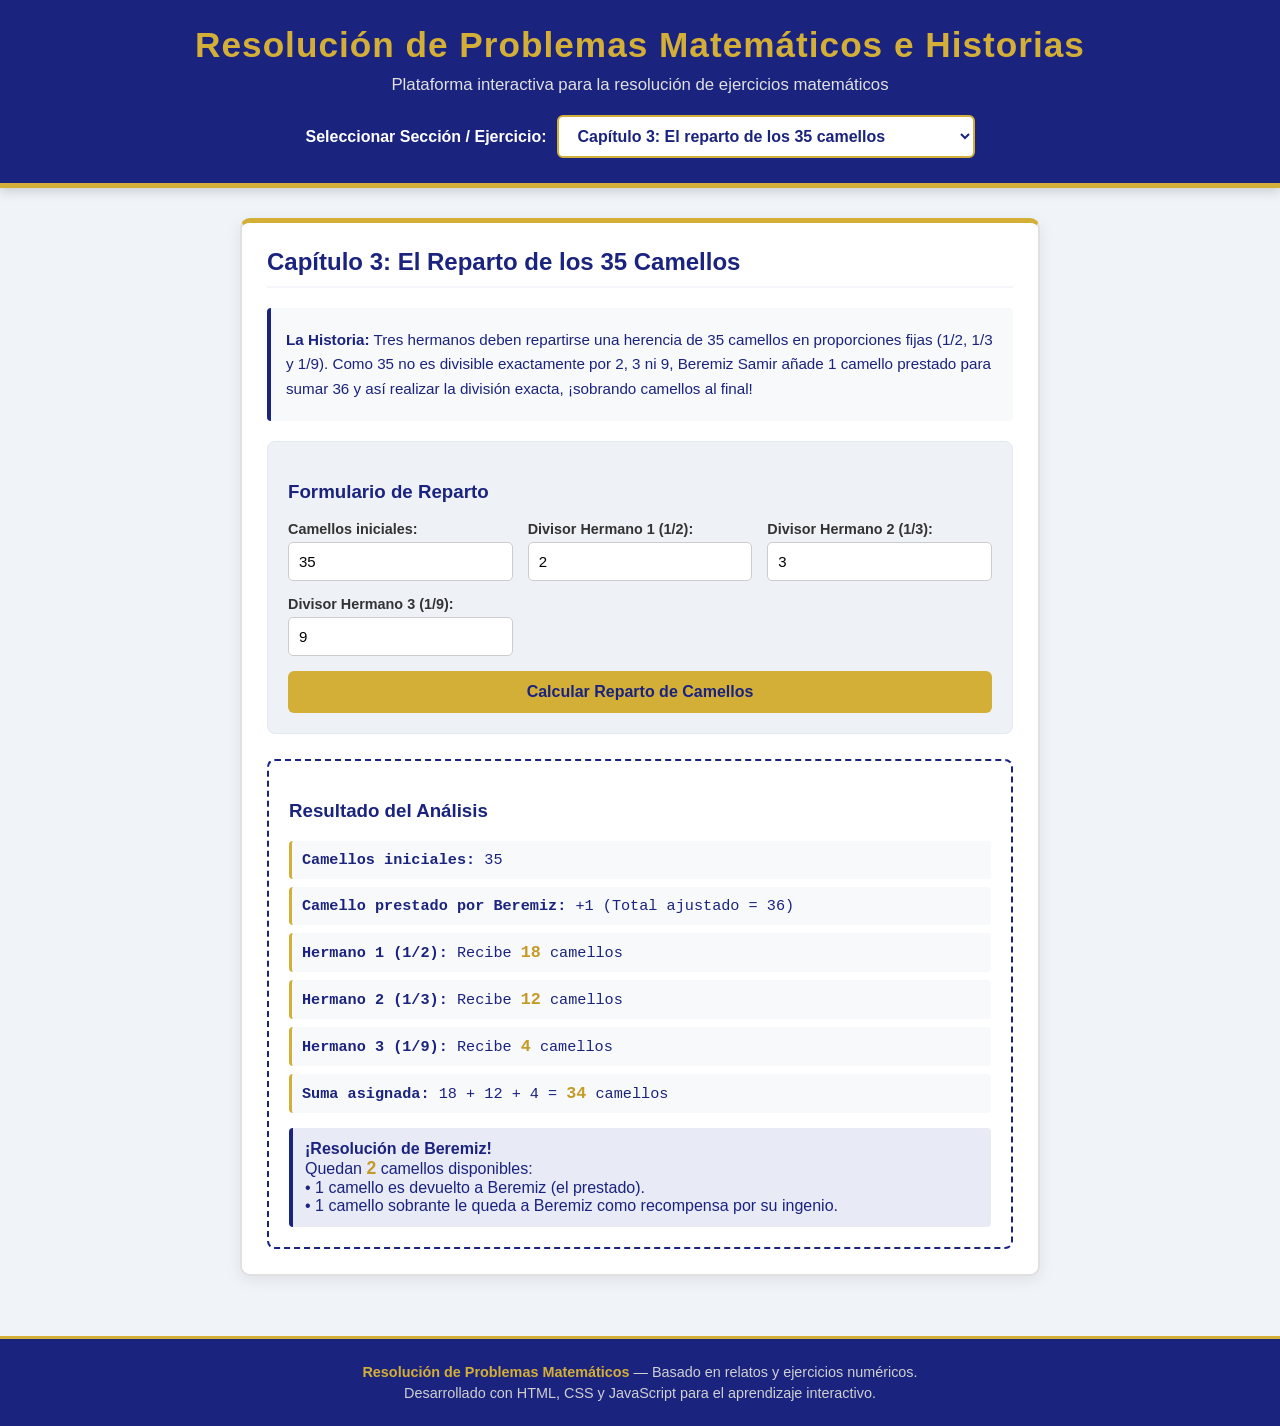
<file: index.html>
<!DOCTYPE html>
<html lang="es">

<head>
    <meta charset="UTF-8">
    <meta name="viewport" content="width=device-width, initial-scale=1.0">
    <title>Resolución de Problemas Matemáticos y Ejercicios Interactivos</title>
    <!-- Dirección al archivo CSS unificado -->
    <link rel="stylesheet" href="css/styles.css">
</head>

<body>

    <!-- =========================================================
         BARRA DE NAVEGACIÓN PRINCIPAL
         ========================================================= -->
    <header>
        <h1>Resolución de Problemas Matemáticos e Historias</h1>
        <p>Plataforma interactiva para la resolución de ejercicios matemáticos</p>

        <nav class="navbar">
            <label for="selectorSeccion">Seleccionar Sección / Ejercicio:</label>
            <select id="selectorSeccion" class="select-ejercicio" onchange="cambiarSeccionPrincipal()">
                <optgroup label="El Hombre que Calculaba">
                    <option value="cap3">Capítulo 3: El reparto de los 35 camellos</option>
                    <option value="cap8">Capítulo 8: El pago justo de los 8 panes</option>
                </optgroup>
                <optgroup label="Problemas Numéricos">
                    <option value="p12">Problema 12: Raíces Cuadráticas (quadroots)</option>
                    <option value="p13">Problema 13: Estimación del valor de Pi (π)</option>
                </optgroup>
            </select>
        </nav>
    </header>

    <!-- =========================================================
         CONTENIDO PRINCIPAL
         ========================================================= -->
    <main>

        <!-- -----------------------------------------------------
             EJERCICIO 1: CAPÍTULO 3 (LOS 35 CAMELLOS)
             ----------------------------------------------------- -->
        <section id="seccionCap3" class="ejercicio-card card" style="display: block;">
            <h2>Capítulo 3: El Reparto de los 35 Camellos</h2>

            <div class="historia-box enunciado">
                <p><strong>La Historia:</strong> Tres hermanos deben repartirse una herencia de 35 camellos en
                    proporciones fijas (1/2, 1/3 y 1/9). Como 35 no es divisible exactamente por 2, 3 ni 9, Beremiz
                    Samir añade 1 camello prestado para sumar 36 y así realizar la división exacta, ¡sobrando camellos
                    al final!</p>
            </div>

            <div class="formulario">
                <h3>Formulario de Reparto</h3>
                <form onsubmit="event.preventDefault(); calcularCapitulo3();">
                    <div class="grid-campos grid-inputs">
                        <div class="campo-grupo campo">
                            <label for="camellosIniciales">Camellos iniciales:</label>
                            <input type="number" id="camellosIniciales" value="35" min="1" required>
                        </div>
                        <div class="campo-grupo campo">
                            <label for="divisor1">Divisor Hermano 1 (1/2):</label>
                            <input type="number" id="divisor1" value="2" min="1" required>
                        </div>
                        <div class="campo-grupo campo">
                            <label for="divisor2">Divisor Hermano 2 (1/3):</label>
                            <input type="number" id="divisor2" value="3" min="1" required>
                        </div>
                        <div class="campo-grupo campo">
                            <label for="divisor3">Divisor Hermano 3 (1/9):</label>
                            <input type="number" id="divisor3" value="9" min="1" required>
                        </div>
                    </div>
                    <button type="button" class="btn-calcular btn-principal" onclick="calcularCapitulo3()">Calcular
                        Reparto de Camellos</button>
                </form>
            </div>

            <div class="resultado-box">
                <h3>Resultado del Análisis</h3>
                <div id="resCap3">
                    <p>Haz clic en el botón para calcular la distribución de la herencia.</p>
                </div>
            </div>
        </section>


        <!-- -----------------------------------------------------
             EJERCICIO 2: CAPÍTULO 8 (LOS 8 PANES)
             ----------------------------------------------------- -->
        <section id="seccionCap8" class="ejercicio-card card" style="display: none;">
            <h2>Capítulo 8: El Pago Justo de los Panes</h2>

            <div class="historia-box enunciado">
                <p><strong>La Historia:</strong> Dos viajeros comparten sus panes con un jeque hambriento. El Viajero A
                    aporta 5 panes y el Viajero B aporta 3. El jeque come porciones iguales a los demás y les deja 8
                    monedas de oro como pago. La intuición diría repartir 5 y 3 monedas, pero Beremiz demuestra
                    matemáticamente que la justicia exige 7 monedas para A y 1 para B.</p>
            </div>

            <div class="formulario">
                <h3>Formulario del Pago Justo</h3>
                <form onsubmit="event.preventDefault(); calcularCapitulo8();">
                    <div class="grid-campos grid-inputs">
                        <div class="campo-grupo campo">
                            <label for="panesA">Panes del Viajero A:</label>
                            <input type="number" id="panesA" value="5" min="1" required>
                        </div>
                        <div class="campo-grupo campo">
                            <label for="panesB">Panes del Viajero B:</label>
                            <input type="number" id="panesB" value="3" min="1" required>
                        </div>
                        <div class="campo-grupo campo">
                            <label for="monedasTotal">Monedas recibidas:</label>
                            <input type="number" id="monedasTotal" value="8" min="1" required>
                        </div>
                    </div>
                    <button type="button" class="btn-calcular btn-principal" onclick="calcularCapitulo8()">Calcular Pago
                        Justo</button>
                </form>
            </div>

            <div class="resultado-box">
                <h3>Resultado del Análisis</h3>
                <div id="resCap8">
                    <p>Haz clic en el botón para calcular la distribución justa de monedas.</p>
                </div>
            </div>
        </section>


        <!-- -----------------------------------------------------
             PROBLEMA 12: RAÍCES CUADRÁTICAS
             ----------------------------------------------------- -->
        <section id="secProblema12" class="card ejercicio-card" style="display: none;">
            <h2>Problema 12: Discriminante y Raíces (quadroots)</h2>

            <div class="enunciado historia-box">
                <strong>Ecuación:</strong> ax² + bx + c = 0 &nbsp;|&nbsp; <strong>Discriminante:</strong> D = b² -
                4ac<br>
                Calcula las raíces reales de acuerdo a los tres criterios del problema (D > 0, D = 0, D < 0). </div>

                    <div class="formulario">
                        <div class="botones-rapidos">
                            <span style="font-size: 0.85em; font-weight: bold; color: #334e68;">Pruebas rápidas:</span>
                            <button type="button" class="btn-secundario" onclick="cargarEjemplo12(3, 6, 3)">(a) 3x² + 6x
                                + 3 = 0</button>
                            <button type="button" class="btn-secundario" onclick="cargarEjemplo12(-3, 4, -6)">(b) -3x² +
                                4x - 6 = 0</button>
                            <button type="button" class="btn-secundario" onclick="cargarEjemplo12(-3, 7, 5)">(c) -3x² +
                                7x + 5 = 0</button>
                        </div>

                        <form onsubmit="event.preventDefault(); resolverCuadratica();">
                            <div class="grid-inputs grid-campos">
                                <div class="campo campo-grupo">
                                    <label for="coefA">Coeficiente a:</label>
                                    <input type="number" id="coefA" step="any" value="3" required>
                                </div>
                                <div class="campo campo-grupo">
                                    <label for="coefB">Coeficiente b:</label>
                                    <input type="number" id="coefB" step="any" value="6" required>
                                </div>
                                <div class="campo campo-grupo">
                                    <label for="coefC">Coeficiente c:</label>
                                    <input type="number" id="coefC" step="any" value="3" required>
                                </div>
                            </div>
                            <button type="button" class="btn-principal btn-calcular"
                                onclick="resolverCuadratica()">Calcular Raíces</button>
                        </form>
                    </div>

                    <div class="resultado-box">
                        <h3>Salida del Programa:</h3>
                        <div id="resProblema12">
                            <p>Presiona el botón para calcular las raíces.</p>
                        </div>
                    </div>
        </section>


        <!-- -----------------------------------------------------
             PROBLEMA 13: ESTIMACIÓN DE PI
             ----------------------------------------------------- -->
        <section id="secProblema13" class="card ejercicio-card" style="display: none;">
            <h2>Problema 13: Estimación de Pi (π) por Sumatoria</h2>

            <div class="enunciado historia-box">
                Estimación de π mediante la serie alternada:<br>
                <strong>π ≈ 4 × ∑ [ (-1)<sup>k</sup> / (2k + 1) ]</strong> para k de 0 a (n - 1).<br>
                Muestra la alta precisión equivalente a <em>format long</em> en MATLAB.
            </div>

            <div class="formulario">
                <div class="botones-rapidos">
                    <span style="font-size: 0.85em; font-weight: bold; color: #334e68;">Valores de n del
                        problema:</span>
                    <button type="button" class="btn-secundario" onclick="cargarN13(100)">n = 100</button>
                    <button type="button" class="btn-secundario" onclick="cargarN13(10000)">n = 10,000</button>
                    <button type="button" class="btn-secundario" onclick="cargarN13(1000000)">n = 1,000,000</button>
                </div>

                <form onsubmit="event.preventDefault(); estimarPi();">
                    <div class="campo campo-grupo" style="margin-bottom: 15px;">
                        <label for="valN">Número de iteraciones (n):</label>
                        <input type="number" id="valN" value="10000" min="1" max="10000000" required>
                    </div>
                    <button type="button" class="btn-principal btn-calcular" onclick="estimarPi()">Calcular Estimación
                        de π</button>
                </form>
            </div>

            <div class="resultado-box">
                <h3>Resultado (Formato de Alta Precisión):</h3>
                <div id="resProblema13">
                    <p>Presiona el botón para calcular el valor aproximado de π.</p>
                </div>
            </div>
        </section>

    </main>

    <!-- =========================================================
         FOOTER DE LA PÁGINA
         ========================================================= -->
    <footer>
        <p><strong>Resolución de Problemas Matemáticos</strong> — Basado en relatos y ejercicios numéricos.</p>
        <p>Desarrollado con HTML, CSS y JavaScript para el aprendizaje interactivo.</p>
    </footer>

    <!-- =========================================================
         CÓDIGO JAVASCRIPT UNIFICADO
         ========================================================= -->
    <script src="js/script.js"></script>
</body>

</html>
</file>
<file: css/styles.css>
/* =========================================================
   1. ESTILOS GENERALES Y CONFIGURACIÓN BASE
   ========================================================= */
* {
    box-sizing: border-box;
}

body {
    font-family: Arial, Helvetica, sans-serif;
    background-color: #f0f4f8;
    color: #1a237e;
    margin: 0;
    padding: 0;
    display: flex;
    flex-direction: column;
    min-height: 100vh;
}

/* =========================================================
   2. HEADER Y NAVEGACIÓN
   ========================================================= */
header {
    background-color: #1a237e;
    color: #ffffff;
    padding: 25px 20px;
    text-align: center;
    border-bottom: 5px solid #d4af37;
    box-shadow: 0 4px 10px rgba(0, 0, 0, 0.15);
}

header h1 {
    margin: 0 0 10px 0;
    font-size: 2.2em;
    color: #d4af37;
    letter-spacing: 1px;
}

header p {
    margin: 0 0 20px 0;
    font-size: 1.05em;
    color: #e0e0e0;
}

.navbar,
.selector-contenedor,
.selector-box {
    display: flex;
    justify-content: center;
    align-items: center;
    gap: 10px;
    flex-wrap: wrap;
}

.navbar label,
.selector-contenedor label,
.selector-box label {
    font-weight: bold;
    color: #ffffff;
}

select.select-ejercicio,
select.select-problema {
    padding: 10px 15px;
    font-size: 16px;
    border-radius: 6px;
    border: 2px solid #d4af37;
    background-color: #ffffff;
    color: #1a237e;
    font-weight: bold;
    cursor: pointer;
    outline: none;
}

/* =========================================================
   3. ESTRUCTURA Y CONTENIDO PRINCIPAL
   ========================================================= */
main {
    flex: 1;
    max-width: 800px;
    width: 90%;
    margin: 30px auto;
}

/* TARJETAS DE CONTENIDO */
.ejercicio-card,
.card {
    background-color: #ffffff;
    border: 2px solid #e0e0e0;
    border-top: 5px solid #d4af37;
    border-radius: 10px;
    padding: 25px;
    box-shadow: 0 4px 15px rgba(0, 0, 0, 0.08);
    margin-bottom: 30px;
}

h2 {
    color: #1a237e;
    margin-top: 0;
    border-bottom: 2px solid #f4f6f9;
    padding-bottom: 10px;
}

/* SECCIÓN DE HISTORIA Y ENUNCIADOS */
.historia-box,
.enunciado {
    background-color: #f8f9fa;
    border-left: 4px solid #1a237e;
    padding: 15px;
    margin-bottom: 20px;
    border-radius: 4px;
    line-height: 1.6;
    font-size: 0.95em;
}

.historia-box p {
    margin: 5px 0;
}

/* =========================================================
   4. FORMULARIOS E INPUTS
   ========================================================= */
.formulario {
    background-color: #eef2f7;
    border: 1px solid #e2e8f0;
    padding: 20px;
    border-radius: 8px;
    margin-bottom: 25px;
}

.grid-campos,
.grid-inputs {
    display: grid;
    grid-template-columns: repeat(auto-fit, minmax(200px, 1fr));
    gap: 15px;
    margin-bottom: 15px;
}

.campo-grupo,
.campo {
    display: flex;
    flex-direction: column;
}

.campo-grupo label,
.campo label {
    font-size: 0.9em;
    font-weight: bold;
    margin-bottom: 5px;
    color: #333333;
}

.campo-grupo input,
.campo input {
    padding: 10px;
    border: 1px solid #cccccc;
    border-radius: 5px;
    font-size: 15px;
}

/* =========================================================
   5. BOTONES
   ========================================================= */
.btn-calcular,
.btn-principal {
    width: 100%;
    background-color: #d4af37;
    color: #1a237e;
    border: none;
    padding: 12px;
    font-size: 16px;
    font-weight: bold;
    border-radius: 6px;
    cursor: pointer;
    transition: background 0.3s;
}

.btn-calcular:hover,
.btn-principal:hover {
    background-color: #c59b27;
}

.botones-rapidos {
    margin-bottom: 15px;
    display: flex;
    gap: 8px;
    flex-wrap: wrap;
    align-items: center;
}

.btn-secundario {
    background-color: #e4e7eb;
    color: #1a237e;
    border: 1px solid #bcccdc;
    padding: 6px 12px;
    border-radius: 4px;
    font-size: 0.85em;
    font-weight: bold;
    cursor: pointer;
    transition: background 0.2s;
}

.btn-secundario:hover {
    background-color: #d9e2ec;
}

/* =========================================================
   6. CAJAS DE RESULTADOS
   ========================================================= */
.resultado-box {
    background-color: #ffffff;
    border: 2px dashed #1a237e;
    padding: 20px;
    border-radius: 8px;
}

.resultado-linea,
.linea-resultado {
    background-color: #f8f9fa;
    padding: 10px;
    margin: 8px 0;
    border-radius: 4px;
    border-left: 3px solid #d4af37;
    font-family: 'Courier New', Courier, monospace;
    font-size: 0.95em;
}

.destacado,
.mensaje-oficial {
    color: #c59b27;
    font-weight: bold;
    font-size: 1.1em;
}

.conclusion {
    background-color: #e8eaf6;
    border-left: 4px solid #1a237e;
    padding: 12px;
    margin-top: 15px;
    border-radius: 4px;
}

/* =========================================================
   7. FOOTER
   ========================================================= */
footer {
    background-color: #1a237e;
    color: #ffffff;
    text-align: center;
    padding: 20px 10px;
    border-top: 3px solid #d4af37;
    margin-top: auto;
}

footer p {
    margin: 5px 0;
    font-size: 0.9em;
    color: #d0d0d0;
}

footer strong {
    color: #d4af37;
}
</file>
